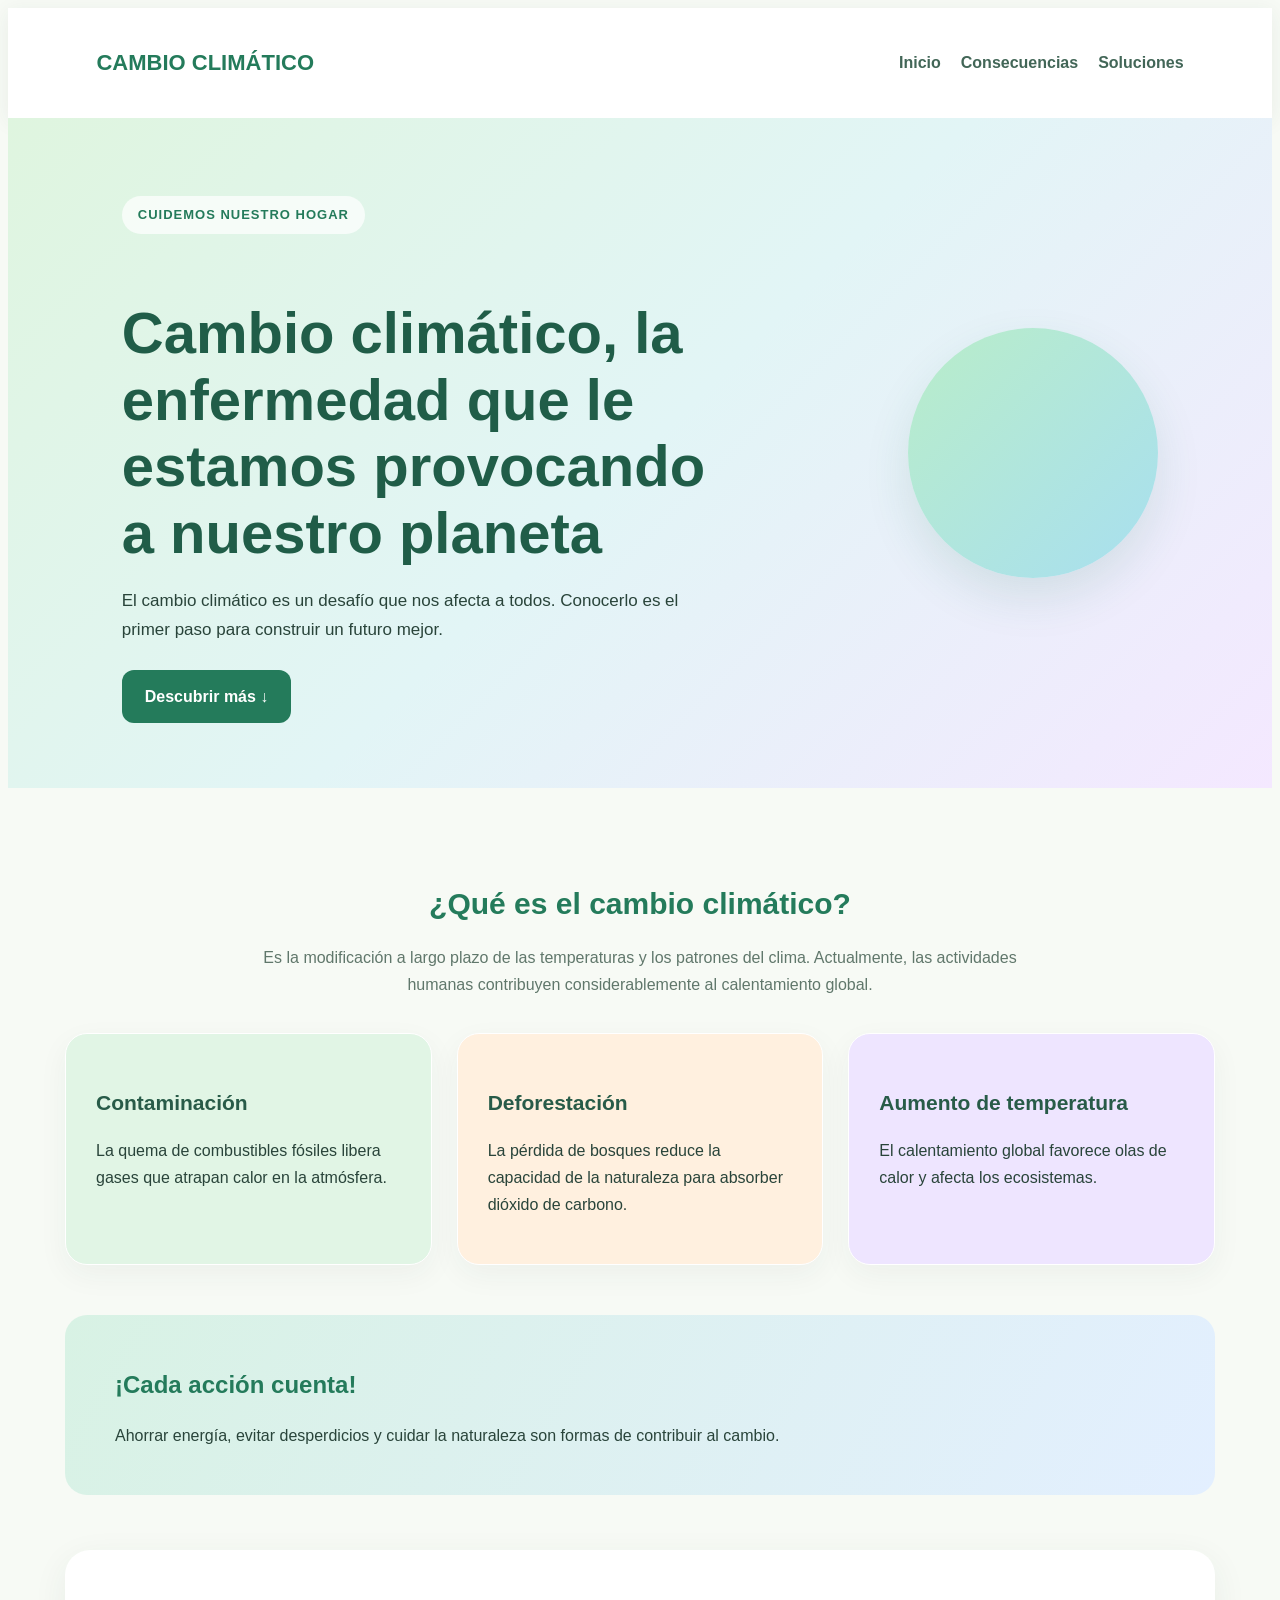
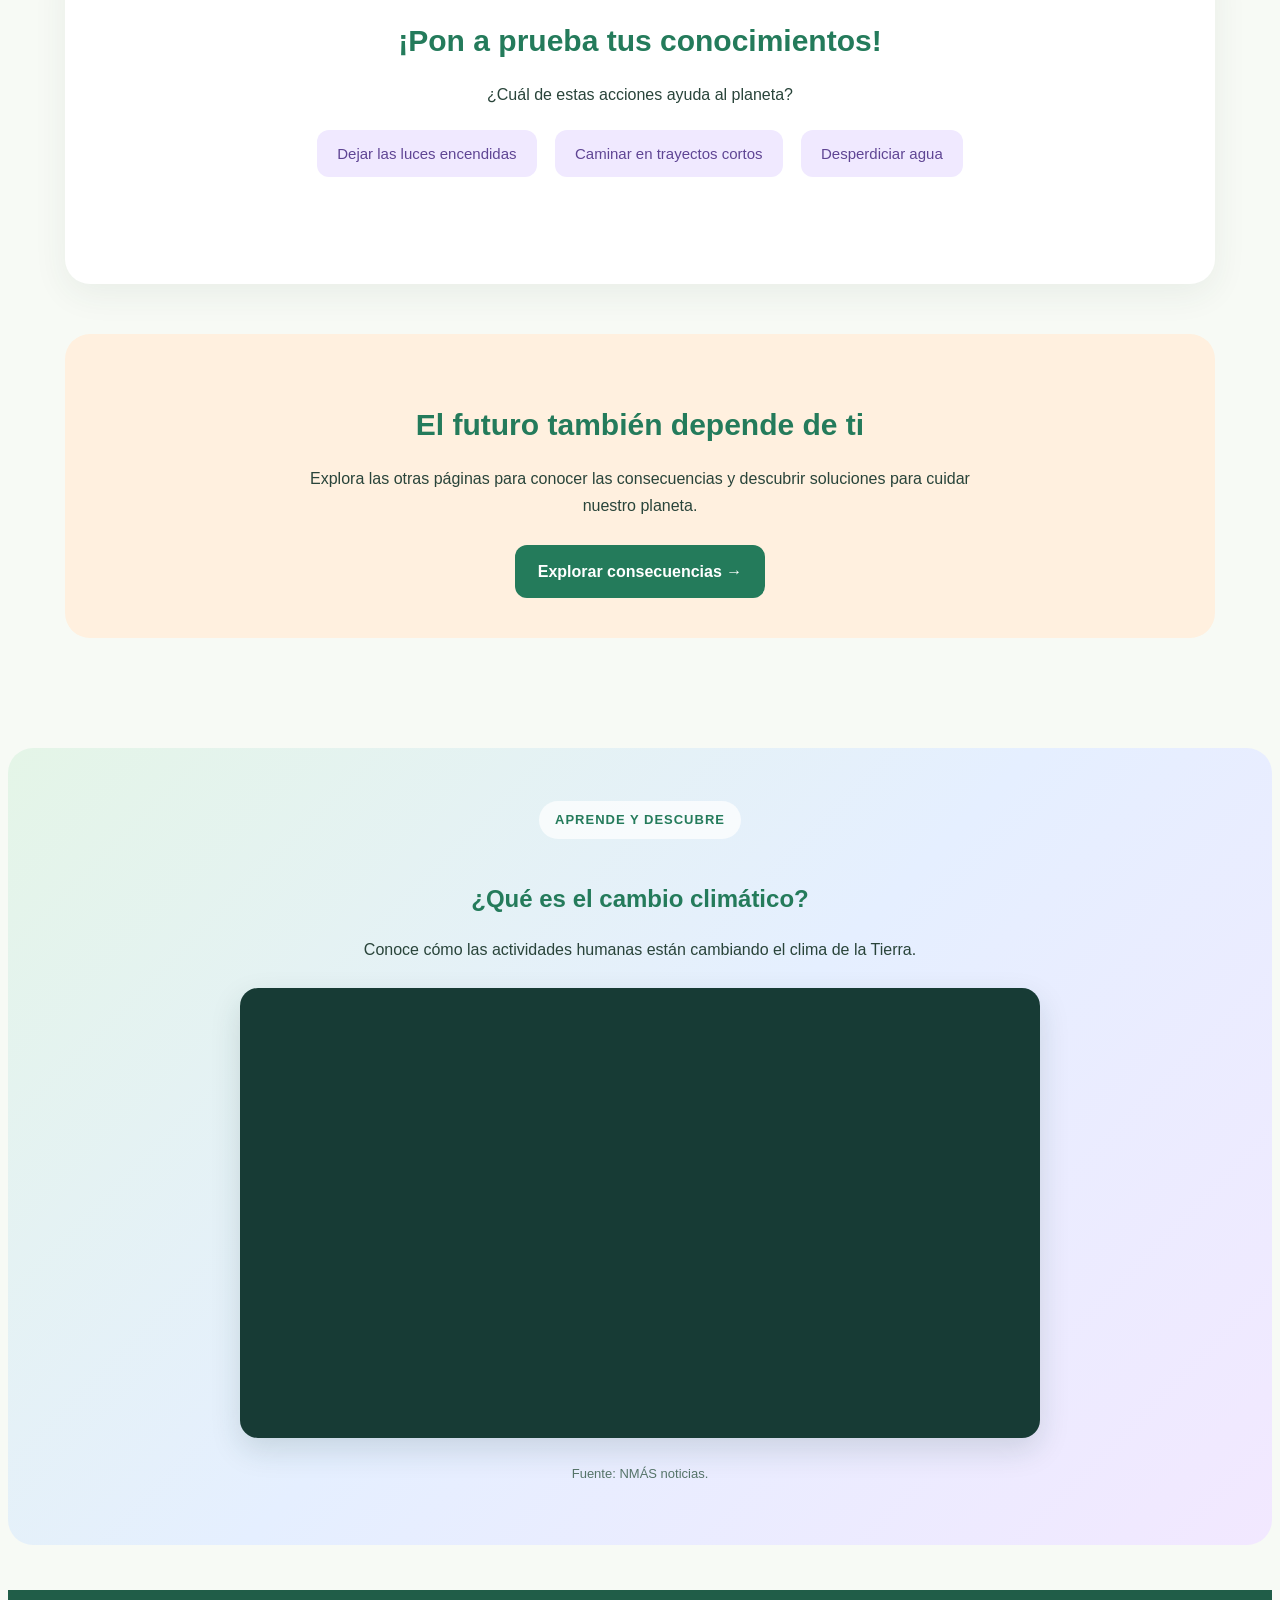
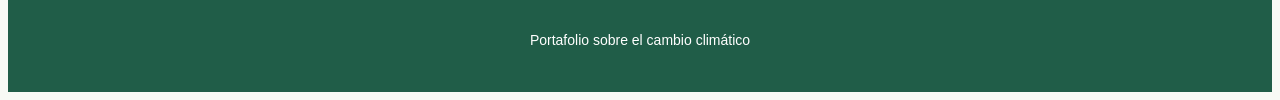
<file: index.html>
<!DOCTYPE html>
<html lang="es">
<head>
    <meta charset="UTF-8">
    <meta name="viewport" content="width=device-width, initial-scale=1.0">
    <title>Cambio Climático </title>
    <link rel="stylesheet" href="styles.css">
    <meta name="referrer" content="strict-origin-when-cross-origin">
</head>
<body>

    <header class="encabezado">
        <h2> CAMBIO CLIMÁTICO</h2>
        <nav>
            <a href="index.html">Inicio</a>
            <a href="pagina1.html">Consecuencias</a>
            <a href="pagina2.html">Soluciones</a>
        </nav>
    </header>

    <section class="portada">
        <div class="portada-texto">
            <p class="etiqueta"> CUIDEMOS NUESTRO HOGAR</p>
            <h1> Cambio climático, la enfermedad que le estamos provocando a nuestro planeta</h1>
            <p>El cambio climático es un desafío que nos afecta a todos.
            Conocerlo es el primer paso para construir un futuro mejor.</p>
            <a class="boton" href="#informacion">Descubrir más ↓</a>
        </div>
        <div class="planeta"></div>
    </section>

    <main id="informacion">
        <h2>¿Qué es el cambio climático?</h2>
        <p class="introduccion">
            Es la modificación a largo plazo de las temperaturas y los patrones
            del clima. Actualmente, las actividades humanas contribuyen
            considerablemente al calentamiento global.
        </p>

        <div class="tarjetas">
            <article class="tarjeta verde">
                <div class="icono"></div>
                <h3>Contaminación</h3>
                <p>La quema de combustibles fósiles libera gases que atrapan
                calor en la atmósfera.</p>
            </article>

            <article class="tarjeta naranja">
                <div class="icono"></div>
                <h3>Deforestación</h3>
                <p>La pérdida de bosques reduce la capacidad de la naturaleza
                para absorber dióxido de carbono.</p>
            </article>

            <article class="tarjeta morada">
                <div class="icono"></div>
                <h3>Aumento de temperatura</h3>
                <p>El calentamiento global favorece olas de calor y afecta
                los ecosistemas.</p>
            </article>
        </div>

        <section class="dato">
            <span></span>
            <div>
                <h2>¡Cada acción cuenta!</h2>
                <p>Ahorrar energía, evitar desperdicios y cuidar la naturaleza
                son formas de contribuir al cambio.</p>
            </div>
        </section>

        <section class="cuestionario">
            <h2> ¡Pon a prueba tus conocimientos!</h2>
            <p>¿Cuál de estas acciones ayuda al planeta?</p>
            <button onclick="responder(false)">Dejar las luces encendidas</button>
            <button onclick="responder(true)">Caminar en trayectos cortos</button>
            <button onclick="responder(false)">Desperdiciar agua</button>
            <p id="resultado"></p>
        </section>

        <section class="final">
            <h2> El futuro también depende de ti</h2>
            <p>Explora las otras páginas para conocer las consecuencias
            y descubrir soluciones para cuidar nuestro planeta.</p>
            <a class="boton" href="pagina1.html">Explorar consecuencias →</a>
        </section>
    </main>

    
<section class="video-seccion">
    <p class="etiqueta"> APRENDE Y DESCUBRE</p>
    <h2>¿Qué es el cambio climático?</h2>
    <p>Conoce cómo las actividades humanas están cambiando el clima de la Tierra.</p>

    
<div class="video-contenedor">
    <iframe
        src="https://www.youtube-nocookie.com/embed/Iw6hK7TQ9mU"
        title="Video sobre el cambio climático"
        referrerpolicy="strict-origin-when-cross-origin"
        allow="accelerometer; encrypted-media; picture-in-picture; web-share"
        allowfullscreen>
    </iframe>
</div>


    <p class="fuente-video">Fuente: NMÁS noticias.</p>
</section>

    <footer>
        <p>  Portafolio sobre el cambio climático</p>
    </footer>

    <script>
        function responder(correcto) {
            const resultado = document.getElementById("resultado");

            if (correcto) {
                resultado.textContent = "¡Correcto!  Caminar reduce emisiones en trayectos cortos.";
                resultado.style.color = "#176b52";
            } else {
                resultado.textContent = "¡Inténtalo otra vez!  Elige una acción que cuide los recursos.";
                resultado.style.color = "#c14f38";
            }
        }
    </script>

</body>
</html>
</file>
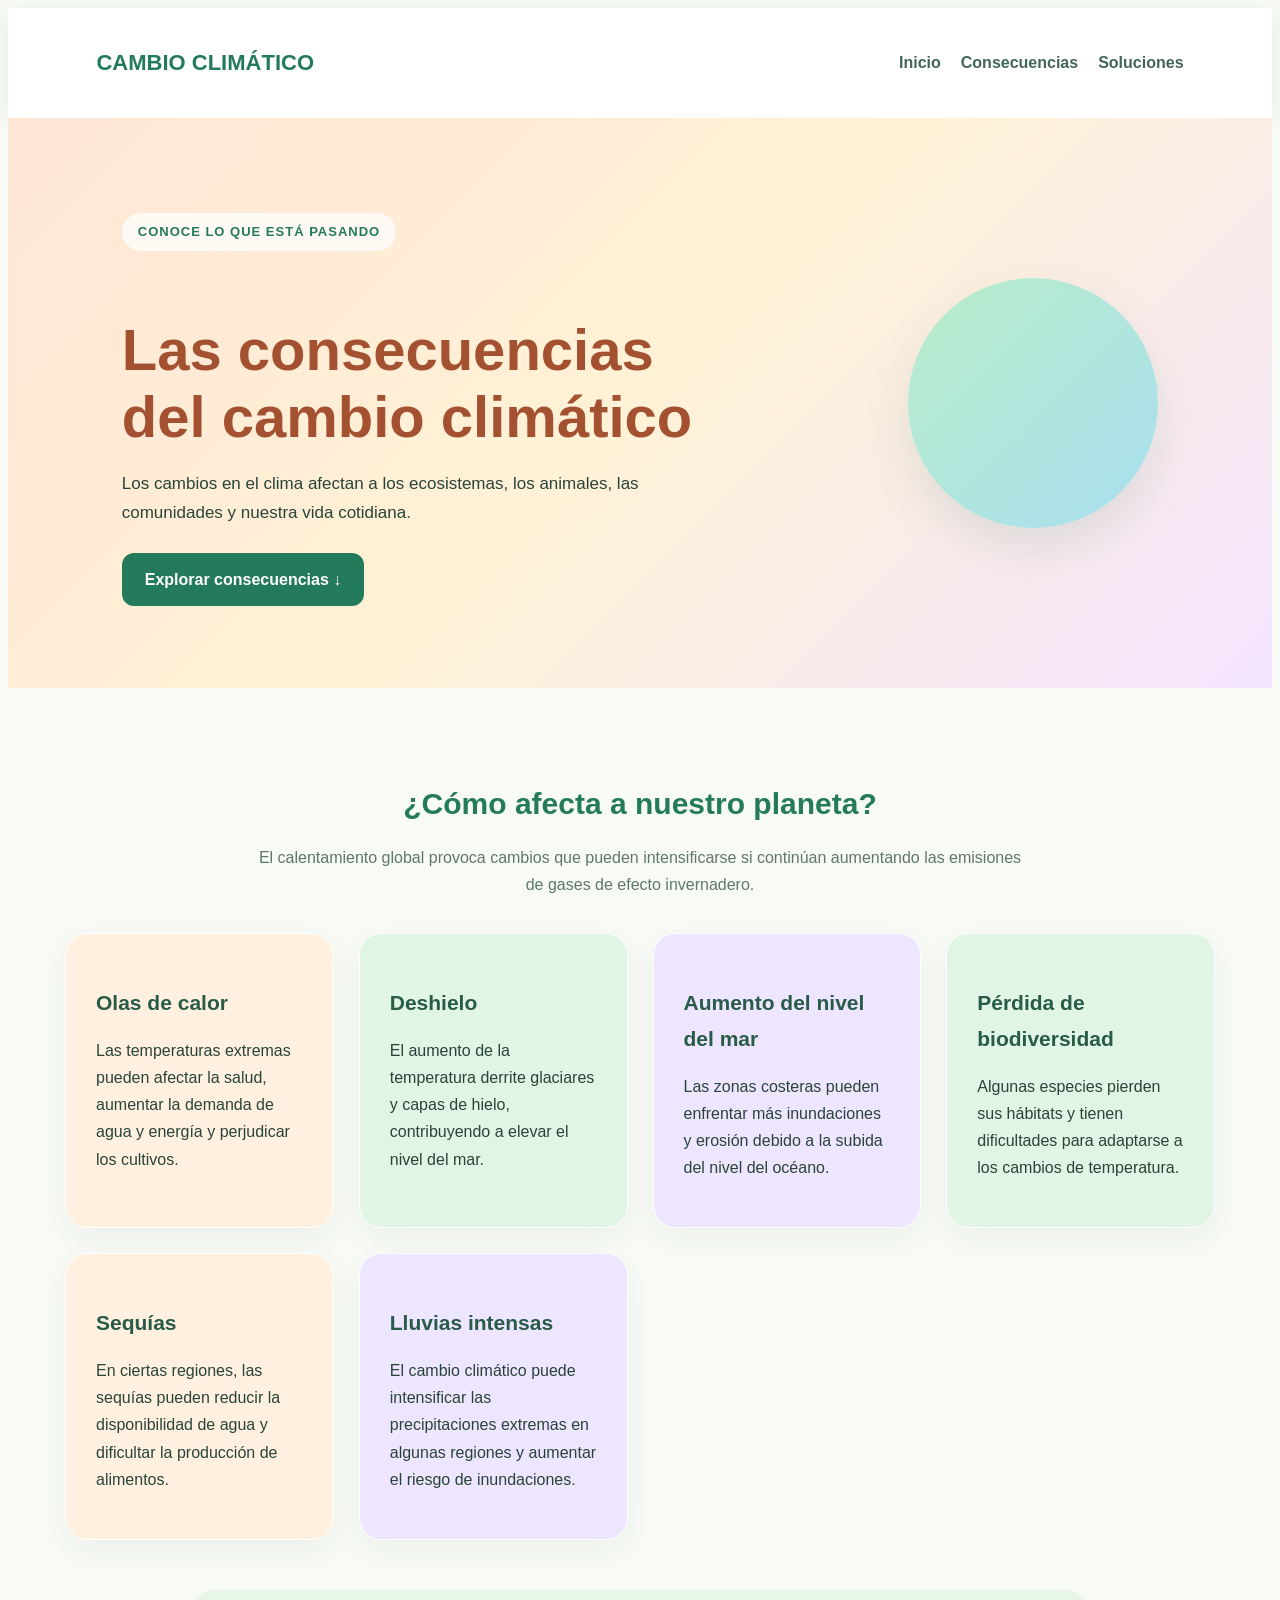
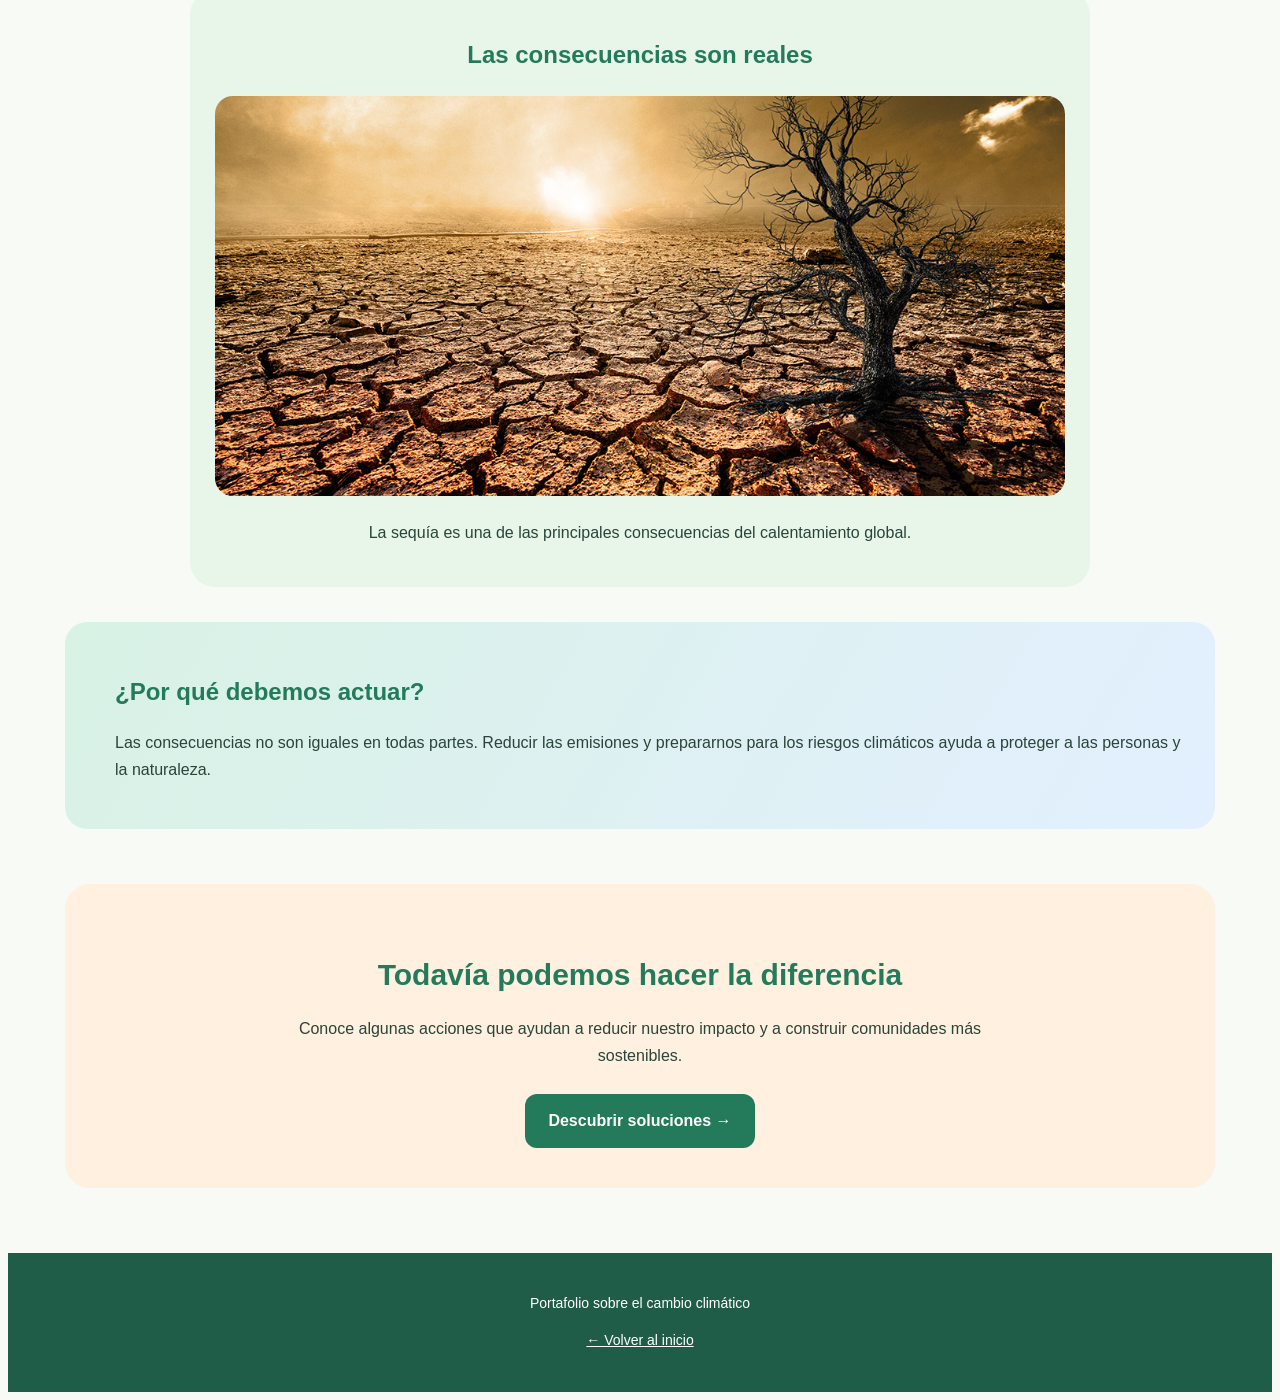
<file: pagina1.html>
<!DOCTYPE html>
<html lang="es">
<head>
    <meta charset="UTF-8">
    <meta name="viewport" content="width=device-width, initial-scale=1.0">
    <title>Consecuencias | Cambio Climático</title>
    <link rel="stylesheet" href="styles.css">
</head>
<body>

    <header class="encabezado">
        <h2> CAMBIO CLIMÁTICO</h2>
        <nav>
            <a href="index.html">Inicio</a>
            <a href="pagina1.html">Consecuencias</a>
            <a href="pagina2.html">Soluciones</a>
        </nav>
    </header>

    <section class="portada" style="background: linear-gradient(135deg, #ffe5d5, #fff2d6, #f3e4ff);">
        <div class="portada-texto">
            <p class="etiqueta"> CONOCE LO QUE ESTÁ PASANDO</p>
            <h1 style="color: #a45131;">Las consecuencias del cambio climático</h1>
            <p>Los cambios en el clima afectan a los ecosistemas, los animales,
            las comunidades y nuestra vida cotidiana.</p>
            <a class="boton" href="#consecuencias">Explorar consecuencias ↓</a>
        </div>
        <div class="planeta"></div>
    </section>

    <main id="consecuencias">
        <h2>¿Cómo afecta a nuestro planeta?</h2>
        <p class="introduccion">
            El calentamiento global provoca cambios que pueden intensificarse
            si continúan aumentando las emisiones de gases de efecto invernadero.
        </p>

        <div class="tarjetas">
            <article class="tarjeta naranja">
                <div class=/div>
                <h3>Olas de calor</h3>
                <p>Las temperaturas extremas pueden afectar la salud,
                aumentar la demanda de agua y energía y perjudicar los cultivos.</p>
            </article>

            <article class="tarjeta verde">
                <div class="icono"></div>
                <h3>Deshielo</h3>
                <p>El aumento de la temperatura derrite glaciares y capas de hielo,
                contribuyendo a elevar el nivel del mar.</p>
            </article>

            <article class="tarjeta morada">
                <div class="icono"></div>
                <h3>Aumento del nivel del mar</h3>
                <p>Las zonas costeras pueden enfrentar más inundaciones
                y erosión debido a la subida del nivel del océano.</p>
            </article>

            <article class="tarjeta verde">
                <div class="icono"></div>
                <h3>Pérdida de biodiversidad</h3>
                <p>Algunas especies pierden sus hábitats y tienen dificultades
                para adaptarse a los cambios de temperatura.</p>
            </article>

            <article class="tarjeta naranja">
                <div class="icono"></div>
                <h3>Sequías</h3>
                <p>En ciertas regiones, las sequías pueden reducir la disponibilidad
                de agua y dificultar la producción de alimentos.</p>
            </article>

            <article class="tarjeta morada">
                <div class="icono"></div>
                <h3>Lluvias intensas</h3>
                <p>El cambio climático puede intensificar las precipitaciones
                extremas en algunas regiones y aumentar el riesgo de inundaciones.</p>
            </article>
        </div>
        
<section class="imagen-consecuencias">
    <h2>Las consecuencias son reales</h2>

    <img 
        src="sequia.jpg"
        alt="Paisaje afectado por la sequía y el cambio climático">

    <p>
        La sequía es una de las principales consecuencias 
        del calentamiento global.
    </p>
</section>

        <section class="dato">
            <span></span>
            <div>
                <h2>¿Por qué debemos actuar?</h2>
                <p>Las consecuencias no son iguales en todas partes.
                Reducir las emisiones y prepararnos para los riesgos climáticos
                ayuda a proteger a las personas y la naturaleza.</p>
            </div>
        </section>

        <section class="final">
            <h2> Todavía podemos hacer la diferencia</h2>
            <p>Conoce algunas acciones que ayudan a reducir nuestro impacto
            y a construir comunidades más sostenibles.</p>
            <a class="boton" href="pagina2.html">Descubrir soluciones →</a>
        </section>
    </main>

    <footer>
        <p>  Portafolio sobre el cambio climático</p>
        <p><a href="index.html" style="color: white;">← Volver al inicio</a></p>
    </footer>

</body>
</html>
</file>
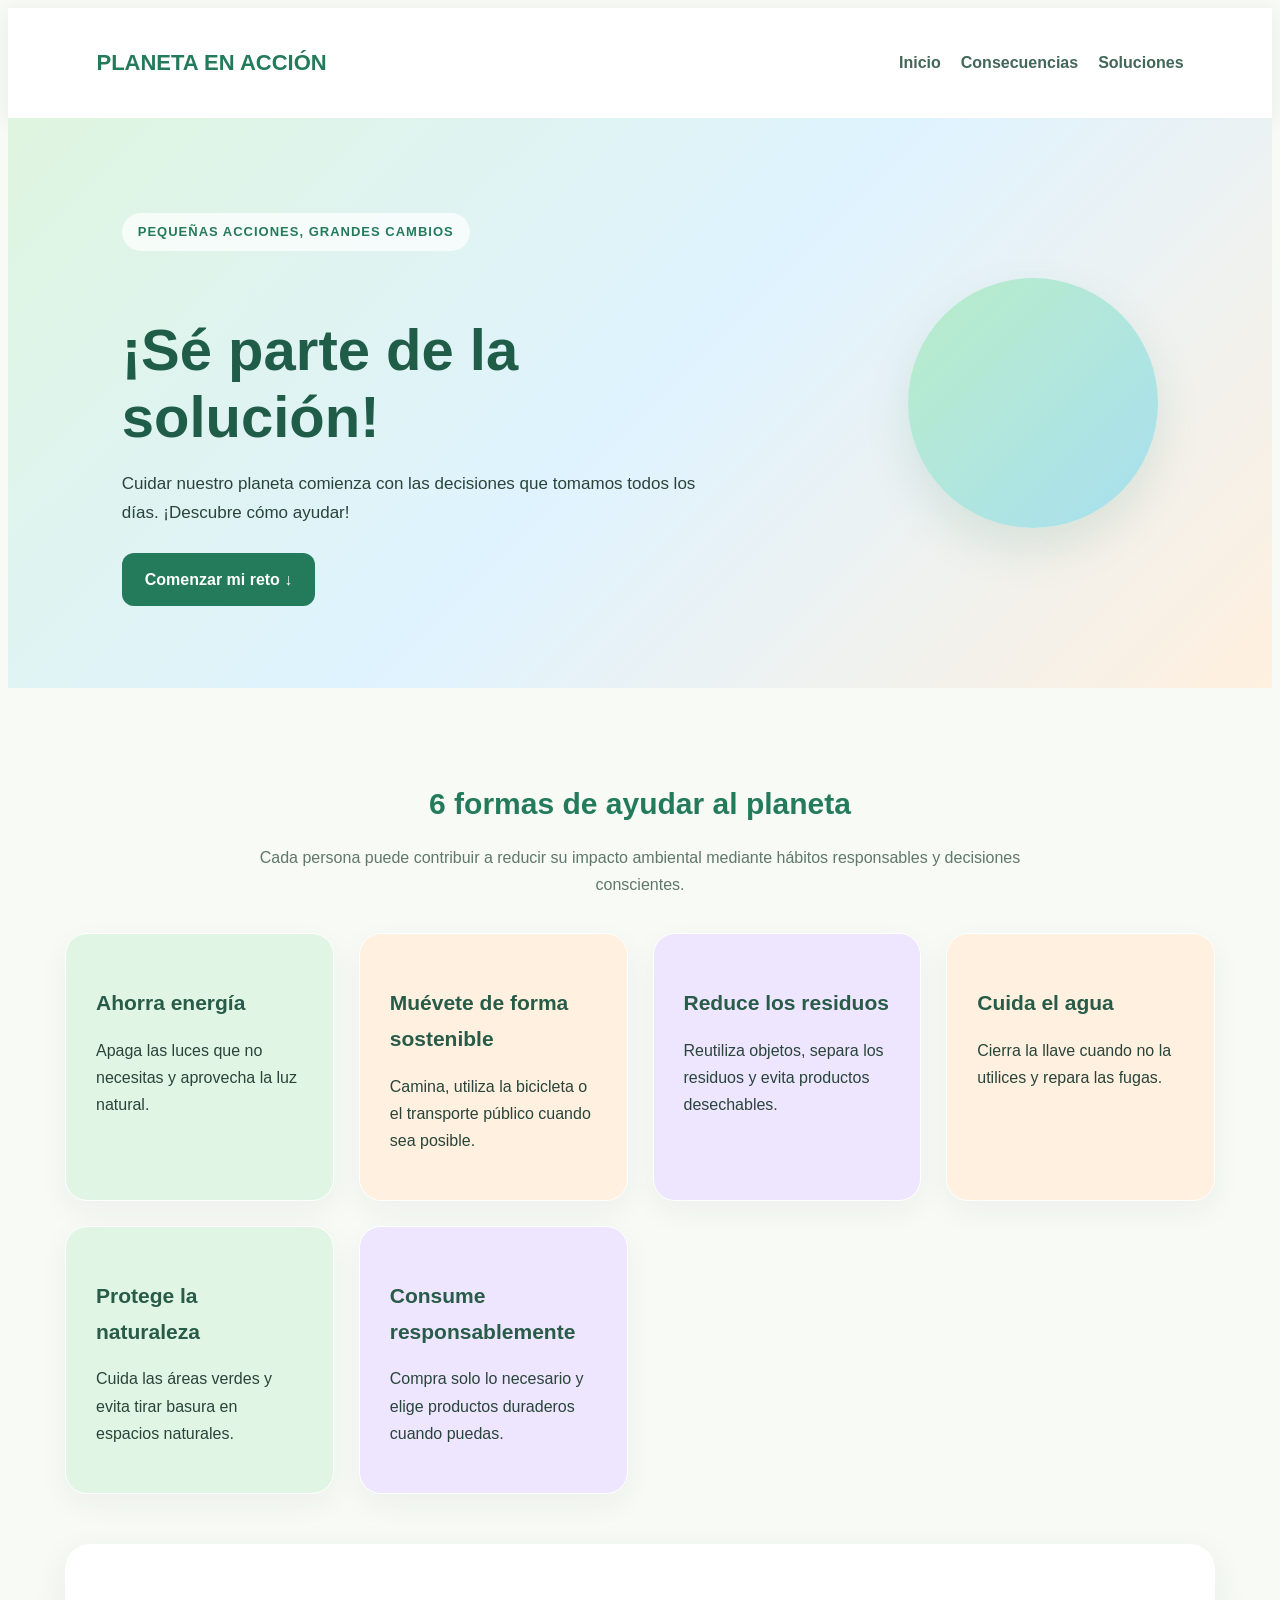
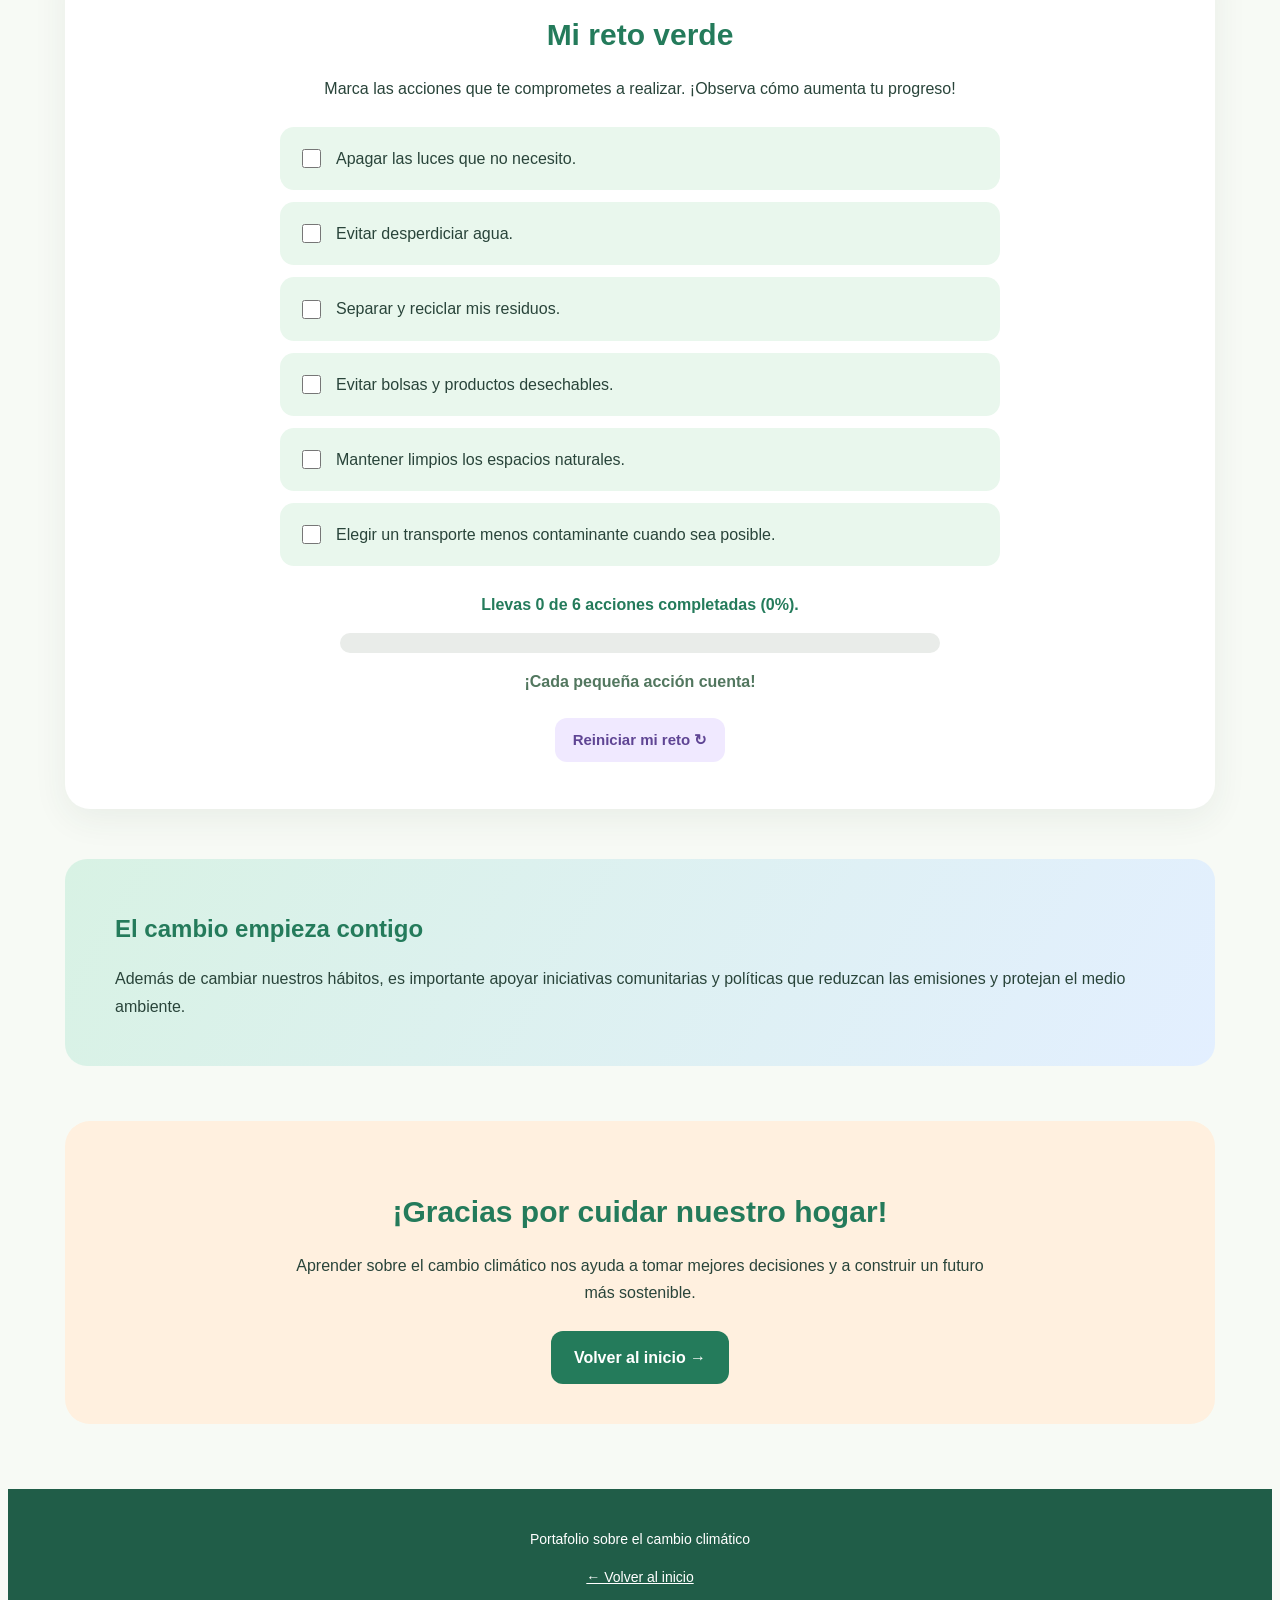
<file: pagina2.html>
<!DOCTYPE html>
<html lang="es">
<head>
    <meta charset="UTF-8">
    <meta name="viewport" content="width=device-width, initial-scale=1.0">
    <title>Soluciones | Planeta en acción</title>
    <link rel="stylesheet" href="styles.css">
</head>
<body>

    <header class="encabezado">
        <h2> PLANETA EN ACCIÓN</h2>
        <nav>
            <a href="index.html">Inicio</a>
            <a href="pagina1.html">Consecuencias</a>
            <a href="pagina2.html">Soluciones</a>
        </nav>
    </header>

    <section class="portada" style="background: linear-gradient(135deg, #dff5df, #dff3ff, #fff0df);">
        <div class="portada-texto">
            <p class="etiqueta"> PEQUEÑAS ACCIONES, GRANDES CAMBIOS</p>
            <h1>¡Sé parte de la solución!</h1>
            <p>Cuidar nuestro planeta comienza con las decisiones
            que tomamos todos los días. ¡Descubre cómo ayudar!</p>
            <a class="boton" href="#reto">Comenzar mi reto ↓</a>
        </div>
        <div class="planeta"></div>
    </section>

    <main>
        <h2>6 formas de ayudar al planeta</h2>
        <p class="introduccion">
            Cada persona puede contribuir a reducir su impacto ambiental
            mediante hábitos responsables y decisiones conscientes.
        </p>

        <div class="tarjetas">
            <article class="tarjeta verde">
                <div class="icono"></div>
                <h3>Ahorra energía</h3>
                <p>Apaga las luces que no necesitas y aprovecha la luz natural.</p>
            </article>

            <article class="tarjeta naranja">
                <div class= </div>
                <h3>Muévete de forma sostenible</h3>
                <p>Camina, utiliza la bicicleta o el transporte público cuando sea posible.</p>
            </article>

            <article class="tarjeta morada">
                <div class=</div>
                <h3>Reduce los residuos</h3>
                <p>Reutiliza objetos, separa los residuos y evita productos desechables.</p>
            </article>

            <article class="tarjeta naranja">
                <div class=</div>
                <h3>Cuida el agua</h3>
                <p>Cierra la llave cuando no la utilices y repara las fugas.</p>
            </article>

            <article class="tarjeta verde">
                <div class=</div>
                <h3>Protege la naturaleza</h3>
                <p>Cuida las áreas verdes y evita tirar basura en espacios naturales.</p>
            </article>

            <article class="tarjeta morada">
                <div class=</div>
                <h3>Consume responsablemente</h3>
                <p>Compra solo lo necesario y elige productos duraderos cuando puedas.</p>
            </article>
        </div>

        <section class="cuestionario" id="reto">
            <h2> Mi reto verde</h2>
            <p>Marca las acciones que te comprometes a realizar.
            ¡Observa cómo aumenta tu progreso!</p>

            <div class="acciones">
                <label class="accion">
                    <input type="checkbox" class="tarea">
                     Apagar las luces que no necesito.
                </label>

                <label class="accion">
                    <input type="checkbox" class="tarea">
                     Evitar desperdiciar agua.
                </label>

                <label class="accion">
                    <input type="checkbox" class="tarea">
                     Separar y reciclar mis residuos.
                </label>

                <label class="accion">
                    <input type="checkbox" class="tarea">
                     Evitar bolsas y productos desechables.
                </label>

                <label class="accion">
                    <input type="checkbox" class="tarea">
                     Mantener limpios los espacios naturales.
                </label>

                <label class="accion">
                    <input type="checkbox" class="tarea">
                     Elegir un transporte menos contaminante cuando sea posible.
                </label>
            </div>

            <p id="progreso-texto">Llevas 0 de 6 acciones completadas.</p>

            <div class="barra-progreso">
                <div id="barra"></div>
            </div>

            <p id="mensaje-reto">¡Tú puedes comenzar hoy! </p>

            <button class="boton" id="reiniciar" type="button">
                Reiniciar mi reto ↻
            </button>
        </section>

        <section class="dato">
            <span></span>
            <div>
                <h2>El cambio empieza contigo</h2>
                <p>Además de cambiar nuestros hábitos, es importante apoyar
                iniciativas comunitarias y políticas que reduzcan las emisiones
                y protejan el medio ambiente.</p>
            </div>
        </section>

        <section class="final">
            <h2> ¡Gracias por cuidar nuestro hogar!</h2>
            <p>Aprender sobre el cambio climático nos ayuda a tomar mejores
            decisiones y a construir un futuro más sostenible.</p>
            <a class="boton" href="index.html">Volver al inicio →</a>
        </section>
    </main>

    <footer>
        <p> Portafolio sobre el cambio climático</p>
        <p><a href="index.html" style="color: white;">← Volver al inicio</a></p>
    </footer>

    <script>
        const tareas = document.querySelectorAll(".tarea");
        const textoProgreso = document.getElementById("progreso-texto");
        const barra = document.getElementById("barra");
        const mensaje = document.getElementById("mensaje-reto");
        const reiniciar = document.getElementById("reiniciar");

        function actualizarProgreso() {
            const completadas = document.querySelectorAll(".tarea:checked").length;
            const total = tareas.length;
            const porcentaje = (completadas / total) * 100;

            textoProgreso.textContent =
                `Llevas ${completadas} de ${total} acciones completadas (${porcentaje}%).`;

            barra.style.width = porcentaje + "%";

            if (completadas === total) {
                mensaje.textContent = "¡Increíble! Has completado todo tu reto verde. ";
            } else if (completadas >= 3) {
                mensaje.textContent = "¡Vas muy bien! Sigue sumando buenas acciones. ";
            } else {
                mensaje.textContent = "¡Cada pequeña acción cuenta! ";
            }
        }

        tareas.forEach(function(tarea) {
            tarea.addEventListener("change", actualizarProgreso);
        });

        reiniciar.addEventListener("click", function() {
            tareas.forEach(function(tarea) {
                tarea.checked = false;
            });

            actualizarProgreso();
        });

        actualizarProgreso();
    </script>

</body>
</html>
</file>
<file: styles.css>
styles.css

/*  PLANETA EN ACCIÓN — DISEÑO */

* {
    margin: 0;
    padding: 0;
    box-sizing: border-box;
    scroll-behavior: smooth;
}

body {
    font-family: "Segoe UI", Arial, sans-serif;
    background: #f7faf5;
    color: #29443a;
    line-height: 1.7;
}

/* ENCABEZADO */
.encabezado {
    background: #ffffff;
    padding: 18px 7%;
    display: flex;
    justify-content: space-between;
    align-items: center;
    flex-wrap: wrap;
    gap: 15px;
    box-shadow: 0 4px 20px #29443a12;
}

.encabezado h2 {
    color: #247b5b;
    font-size: 22px;
}

nav {
    display: flex;
    gap: 20px;
    flex-wrap: wrap;
}

nav a {
    text-decoration: none;
    color: #426657;
    font-weight: 600;
    transition: color 0.3s;
}

nav a:hover {
    color: #ed8b55;
}

/* PORTADA */
.portada {
    min-height: 440px;
    padding: 65px 9%;
    display: flex;
    align-items: center;
    justify-content: space-between;
    gap: 35px;
    flex-wrap: wrap;
    background: linear-gradient(135deg, #dff5df, #e2f5f6, #f4e8ff);
}

.portada-texto {
    flex: 1 1 300px;
    max-width: 600px;
}

.etiqueta {
    display: inline-block;
    background: #ffffffb8;
    color: #247b5b;
    padding: 8px 16px;
    border-radius: 30px;
    font-size: 13px;
    font-weight: bold;
    letter-spacing: 1px;
    margin-bottom: 18px;
}

.portada h1 {
    color: #205d48;
    font-size: clamp(35px, 5vw, 58px);
    line-height: 1.15;
    margin-bottom: 20px;
}

.portada-texto > p:not(.etiqueta) {
    font-size: 17px;
    margin-bottom: 25px;
}

.planeta {
    flex: 0 1 250px;
    width: 250px;
    height: 250px;
    border-radius: 50%;
    background: linear-gradient(135deg, #b9edc9, #a8dff0);
    display: grid;
    place-items: center;
    font-size: 135px;
    box-shadow: 0 20px 45px #247b5b20;
    animation: flotar 3s ease-in-out infinite;
}

@keyframes flotar {
    0%, 100% { transform: translateY(0); }
    50% { transform: translateY(-12px); }
}

/* BOTONES */
.boton {
    display: inline-block;
    background: #247b5b;
    color: white;
    padding: 13px 23px;
    border-radius: 12px;
    text-decoration: none;
    font-weight: bold;
    transition: 0.3s;
}

.boton:hover {
    background: #ed8b55;
    transform: translateY(-3px);
}

/* CONTENIDO PRINCIPAL */
main {
    max-width: 1150px;
    margin: auto;
    padding: 65px 25px;
}

main > h2,
.cuestionario h2,
.final h2 {
    text-align: center;
    font-size: 30px;
    color: #247b5b;
    margin-bottom: 15px;
}

.introduccion {
    max-width: 780px;
    margin: 0 auto 35px;
    text-align: center;
    color: #60776b;
}

/* TARJETAS DE COLORES */
.tarjetas {
    display: grid;
    grid-template-columns: repeat(auto-fit, minmax(230px, 1fr));
    gap: 25px;
    margin: 35px 0 50px;
}

.tarjeta {
    padding: 30px;
    border-radius: 22px;
    border: 1px solid #ffffff;
    box-shadow: 0 10px 30px #29443a0d;
    transition: transform 0.3s, box-shadow 0.3s;
}

.tarjeta:hover {
    transform: translateY(-8px);
    box-shadow: 0 15px 35px #29443a20;
}

.verde {
    background: #e1f5e5;
}

.naranja {
    background: #fff0df;
}

.morada {
    background: #eee5ff;
}

.icono {
    font-size: 42px;
    margin-bottom: 10px;
}

.tarjeta h3 {
    margin-bottom: 10px;
    color: #285b48;
    font-size: 21px;
}

/* CUADRO INFORMATIVO */
.dato {
    background: linear-gradient(120deg, #d8f2e4, #e3efff);
    padding: 30px;
    border-radius: 22px;
    display: flex;
    gap: 20px;
    align-items: center;
    margin-bottom: 55px;
}

.dato > span {
    font-size: 48px;
}

.dato h2 {
    color: #247b5b;
    margin-bottom: 5px;
}

/* CUESTIONARIO */
.cuestionario {
    text-align: center;
    padding: 40px 25px;
    background: white;
    border-radius: 25px;
    box-shadow: 0 10px 35px #29443a12;
    margin-bottom: 50px;
}

.cuestionario > p {
    margin: 15px 0;
}

.cuestionario button {
    background: #f0e9ff;
    color: #5f4594;
    border: 2px solid transparent;
    padding: 13px 18px;
    margin: 7px;
    border-radius: 12px;
    font-size: 15px;
    cursor: pointer;
    transition: 0.3s;
}

.cuestionario button:hover {
    background: #dcd0ff;
    border-color: #9476cf;
    transform: scale(1.03);
}

#resultado {
    font-weight: bold;
    min-height: 30px;
}

/* MENSAJE FINAL */
.final {
    background: #fff0df;
    text-align: center;
    padding: 40px 25px;
    border-radius: 25px;
}

.final p {
    max-width: 700px;
    margin: 0 auto 25px;
}

/* PIE DE PÁGINA */
footer {
    background: #205d48;
    color: white;
    padding: 25px;
    text-align: center;
    font-size: 14px;
}

/* ADAPTACIÓN A CELULARES */
@media (max-width: 650px) {
    .encabezado {
        justify-content: center;
        text-align: center;
    }

    nav {
        justify-content: center;
    }

    .portada {
        text-align: center;
        justify-content: center;
        padding: 45px 25px;
    }

    .planeta {
        width: 180px;
        height: 180px;
        font-size: 95px;
    }

    .dato {
        align-items: flex-start;
    }
}




/* RETO VERDE INTERACTIVO */

.acciones {
    max-width: 720px;
    margin: 25px auto;
    display: grid;
    gap: 12px;
    text-align: left;
}

.accion {
    display: flex;
    align-items: center;
    gap: 12px;
    padding: 16px;
    background: #e9f7ed;
    border: 2px solid transparent;
    border-radius: 14px;
    cursor: pointer;
    transition: 0.25s;
}

.accion:hover {
    background: #d9f0e0;
    border-color: #7fc69a;
    transform: translateX(4px);
}

.accion input {
    width: 19px;
    height: 19px;
    accent-color: #247b5b;
    cursor: pointer;
    flex-shrink: 0;
}

.accion:has(input:checked) {
    background: #d6f0dc;
    border-color: #65b780;
}

.barra-progreso {
    width: 100%;
    max-width: 600px;
    height: 20px;
    background: #e9ece9;
    border-radius: 20px;
    overflow: hidden;
    margin: 15px auto;
}

#barra {
    height: 100%;
    width: 0%;
    background: linear-gradient(90deg, #55bd7b, #8bd7a1);
    border-radius: 20px;
    transition: width 0.4s ease;
}

#progreso-texto {
    color: #247b5b;
    font-weight: bold;
}

#mensaje-reto {
    font-weight: 600;
    color: #52775f;
    margin: 15px 0;
}

#reiniciar {
    border: none;
    cursor: pointer;
    font-size: 15px;
}

/* SECCIÓN DE VIDEOS */
.video-seccion {
    background: linear-gradient(135deg, #e4f5e7, #e5efff, #f2e8ff);
    padding: 40px 25px;
    margin: 45px 0;
    border-radius: 25px;
    text-align: center;
}

.video-seccion h2 {
    color: #247b5b;
    margin-bottom: 12px;
}

.video-seccion > p {
    margin-bottom: 20px;
}

.video-contenedor {
    width: 100%;
    max-width: 800px;
    margin: 25px auto;
    aspect-ratio: 16 / 9;
    overflow: hidden;
    border-radius: 18px;
    box-shadow: 0 12px 30px #173b3525;
    background: #173b35;
}

.video-contenedor iframe {
    width: 100%;
    height: 100%;
    border: 0;
}

.fuente-video {
    font-size: 13px;
    color: #557469;
}


.imagen-consecuencias {
    max-width: 850px;
    margin: 35px auto;
    padding: 25px;
    text-align: center;
    background: #e8f5e9;
    border-radius: 25px;
}

.imagen-consecuencias h2 {
    color: #247b5b;
    margin-bottom: 20px;
}

.imagen-consecuencias img {
    width: 100%;
    max-height: 400px;
    object-fit: cover;
    border-radius: 18px;
}

.imagen-consecuencias p {
    line-height: 1.7;
    margin-top: 15px;
}
</file>
